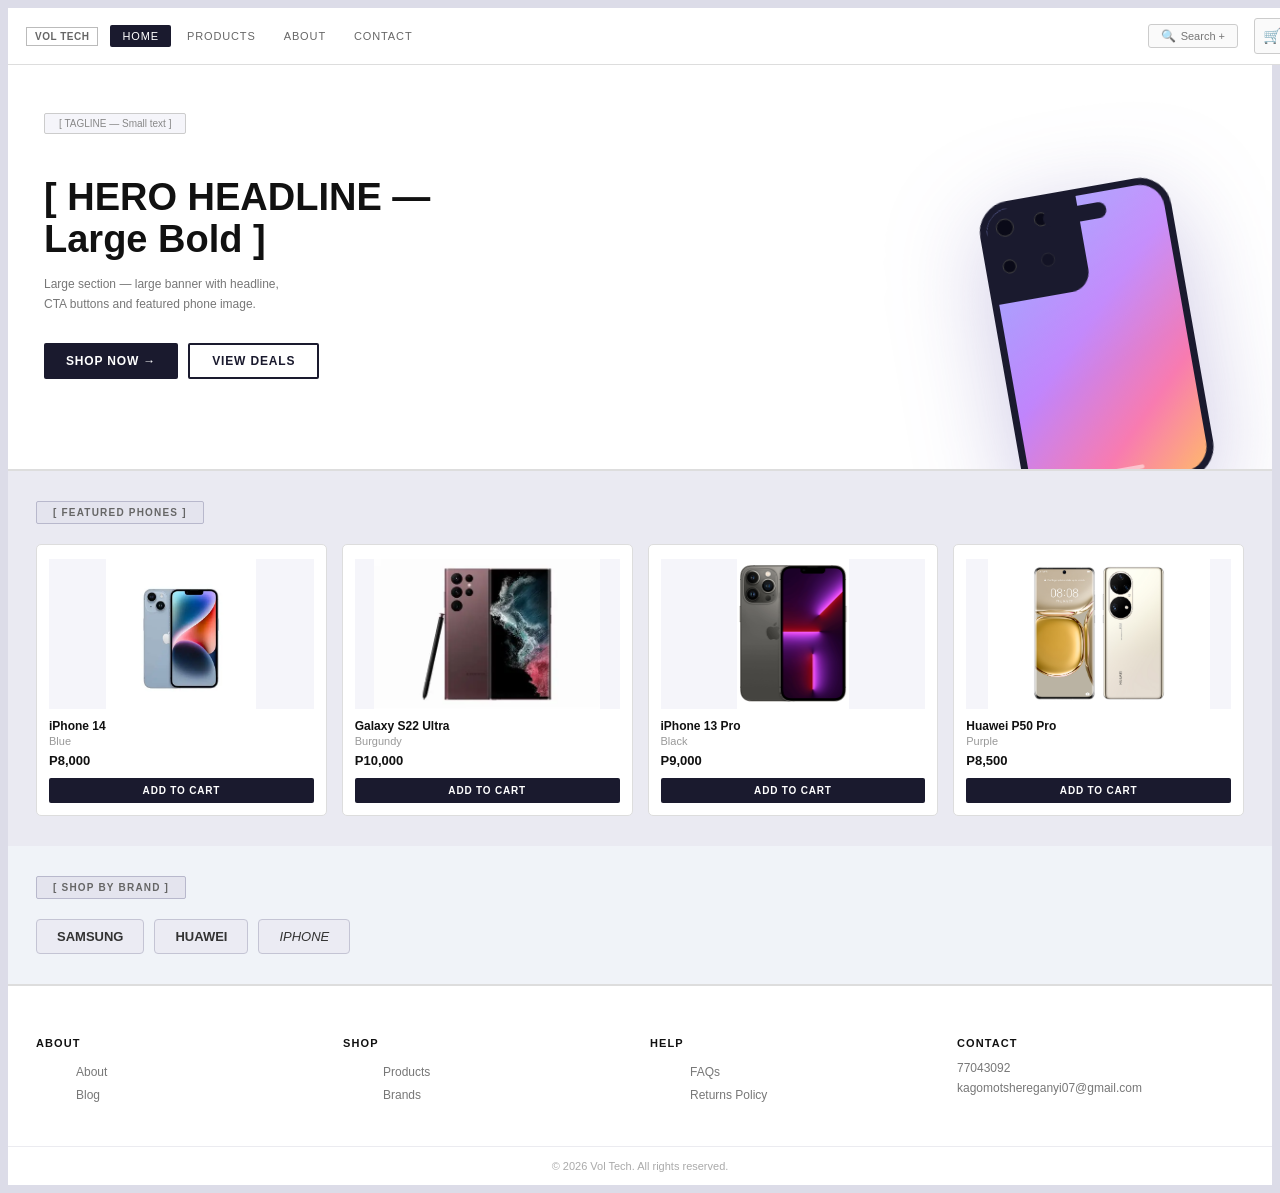
<file: index.html>
<!DOCTYPE html>
<html>
<head>
  <meta charset="utf-8">
  <meta name="viewport" content="width=device-width, initial-scale=1">
  <link rel="stylesheet" href="style.css">
  <link rel="stylesheet" href="style2.css">
  <title>Vol tech</title>
 </head>
<body>
  <nav>
    <div class="logo-box">Vol Tech</div>
    <a href="index.html" class="nav-link active">Home</a>
    <a href="product.html" class="nav-link">Products</a>
    <a href="about.html" class="nav-link">About</a>
    <a href="contact.html" class="nav-link">Contact</a>
    <div class="nav-spacer"></div>
    <div class="nav-search"><span style="font-size:12px">🔍</span> Search +</div>
    <a href="cart.html" class="nav-icon" style="text-decoration:none;">🛒</a>
  </nav>

  <div class="hero">
    <div class="hero-left">
      <div class="hero-tagline">[ TAGLINE — Small text ]</div>
      <h1>[ HERO HEADLINE —<br>Large Bold ]</h1>
      <p class="hero-desc">Large section — large banner with headline,<br>CTA buttons and featured phone image.</p>
      <div class="hero-btns">
        <button class="btn-dark">SHOP NOW →</button>
        <button class="btn-light">VIEW DEALS</button>
      </div>
    </div>
    <div class="hero-right">
      <div class="phone-wrap">
        <div class="phone-body">
          <div class="phone-screen-glow"></div>
          <div class="phone-notch"></div>
          <div class="phone-camera-block">
            <div class="cam"></div>
            <div class="cam sm"></div>
            <div class="cam sm"></div>
            <div class="cam sm" style="opacity:0.4"></div>
          </div>
          <div class="phone-home-bar"></div>
        </div>
      </div>
    </div>
  </div>

  <div class="divider"></div>

  <div class="section" style="background:#eaeaf2">
    <div class="section-title">[ FEATURED PHONES ]</div>
    <div class="product-grid">

      <div class="product-card">
        <div class="p-img"><img src="images/Iphone 14.webp" alt="iPhone 14"></div>
        <div class="p-name">iPhone 14</div>
        <div class="p-sub">Blue</div>
        <div class="p-price">P8,000</div>
        <button class="btn-cart">Add to Cart</button>
      </div>

      <div class="product-card">
        <div class="p-img"><img src="images/Galaxy S22.webp" alt="Galaxy S22"></div>
        <div class="p-name">Galaxy S22 Ultra</div>
        <div class="p-sub">Burgundy</div>
        <div class="p-price">P10,000</div>
        <button class="btn-cart">Add to Cart</button>
      </div>

      <div class="product-card">
        <div class="p-img"><img src="images/Iphone 13 pro.png" alt="iPhone 13 Pro"></div>
        <div class="p-name">iPhone 13 Pro</div>
        <div class="p-sub">Black</div>
        <div class="p-price">P9,000</div>
        <button class="btn-cart">Add to Cart</button>
      </div>

      <div class="product-card">
        <div class="p-img"><img src="images/huaweip50pro.jpg" alt="Huawei P50 Pro"></div>
        <div class="p-name">Huawei P50 Pro</div>
        <div class="p-sub">Purple</div>
        <div class="p-price">P8,500</div>
        <button class="btn-cart">Add to Cart</button>
      </div>

    </div>
  </div>

  <div class="section" style="background:#f0f3f8">
    <div class="section-title">[ SHOP BY BRAND ]</div>
    <div class="brand-row">
      <div class="brand-pill" style="font-weight:900">SAMSUNG</div>
      <div class="brand-pill">HUAWEI</div>
      <div class="brand-pill" style="font-style:italic;font-weight:400">IPHONE</div>
    </div>
  </div>

  <div class="divider"></div>

  <footer>
    <div class="footer-grid">
      <div class="footer-col">
        <h4>About</h4>
        <ul>
          <li><a href="about page.html">About</a></li>
          <li><a href="#">Blog</a></li>
        </ul>
      </div>
      <div class="footer-col">
        <h4>Shop</h4>
        <ul>
          <li><a href="#">Products</a></li>
          <li><a href="#">Brands</a></li>
        </ul>
      </div>
      <div class="footer-col">
        <h4>Help</h4>
        <ul>
          <li><a href="contact page.html">FAQs</a></li>
          <li><a href="contact page.html">Returns Policy</a></li>
        </ul>
      </div>
      <div class="footer-col">
        <h4>Contact</h4>
        <div class="soc">77043092</div>
        <div class="soc">kagomotshereganyi07@gmail.com</div>
      </div>
    </div>
    <div class="footer-bar">© 2026 Vol Tech. All rights reserved.</div>
  </footer>

</body>
</html>
</file>
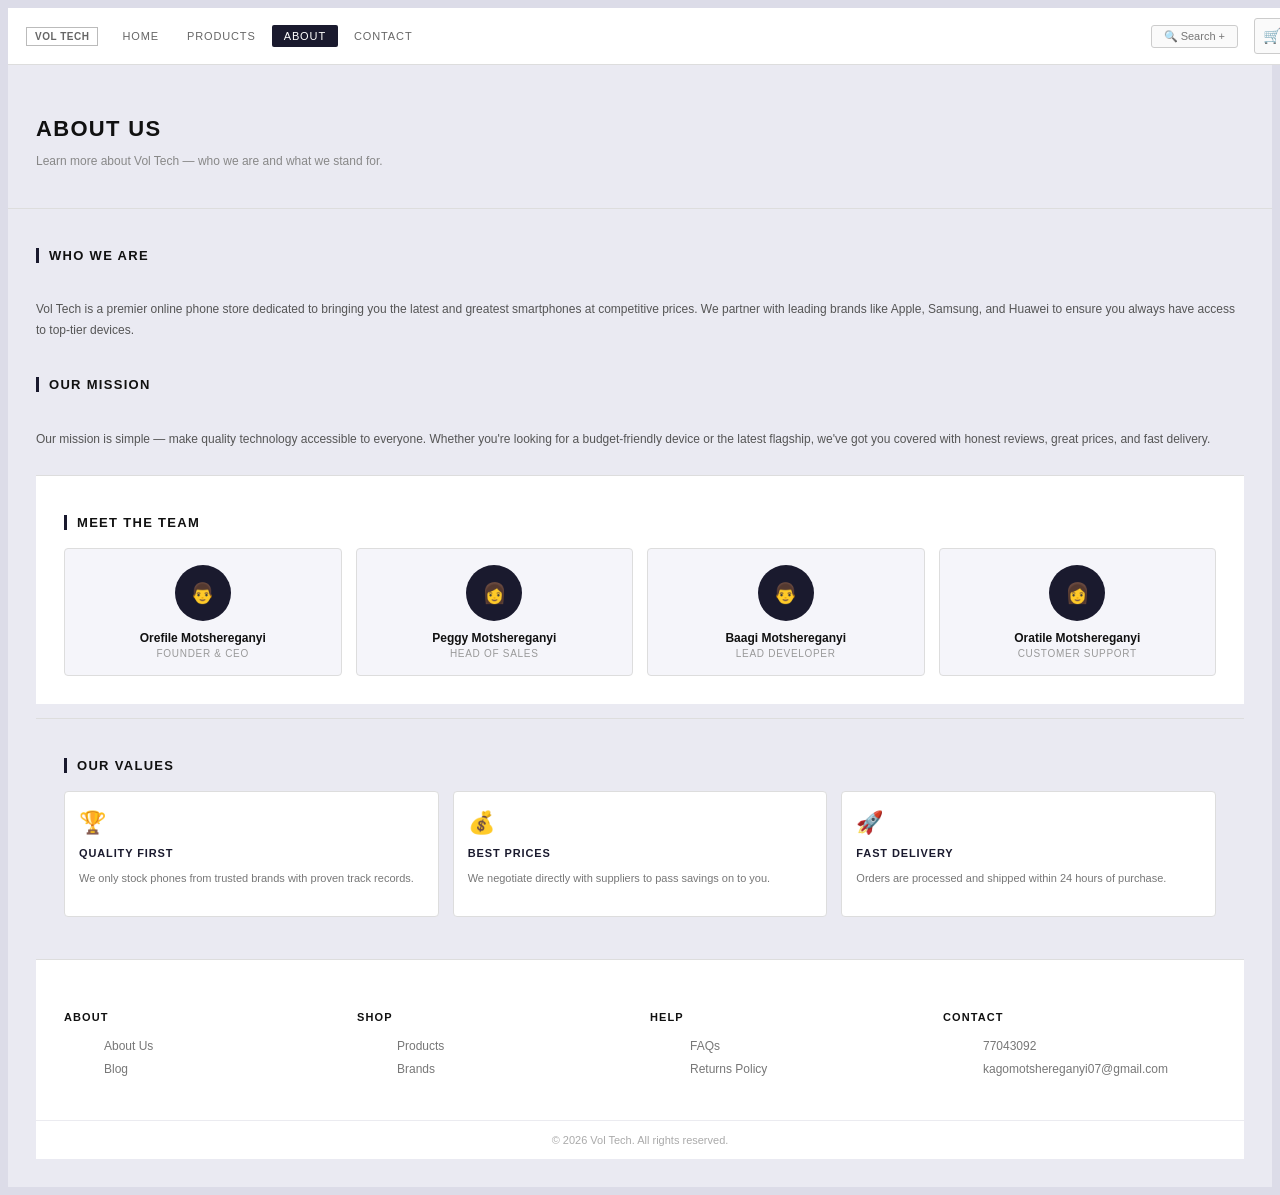
<file: about.html>
<!DOCTYPE html>
<html lang="en">
<head>
  <meta charset="UTF-8"/>
  <meta name="viewport" content="width=device-width, initial-scale=1.0"/>
  <title>About – Vol Tech</title>
  <link rel="stylesheet" href="style2.css"/>
  <link rel="stylesheet" href="style4.css"/>
</head>
<body>

  <!-- NAV — exact same as product page -->
  <nav>
    <div class="logo-box">Vol Tech</div>
    <a href="index.html" class="nav-link">Home</a>
    <a href="product.html" class="nav-link">Products</a>
    <a href="about.html" class="nav-link active">About</a>
    <a href="contact.html" class="nav-link">Contact</a>
    <div class="nav-spacer"></div>
    <div class="nav-search">🔍 Search +</div>
    <a href="cart.html" class="nav-icon" style="text-decoration:none;">🛒</a>
  </nav>

  <!-- PAGE BANNER -->
  <div class="page-banner">
    <h1>About Us</h1>
    <p>Learn more about Vol Tech — who we are and what we stand for.</p>
  </div>

  <!-- MAIN ABOUT SECTION -->
  <div class="about-wrap">

    <!-- Left: text -->
    <div class="about-text">
      <h2>Who We Are</h2>
      <p>
        Vol Tech is a premier online phone store dedicated to bringing you the latest
        and greatest smartphones at competitive prices. We partner with leading brands
        like Apple, Samsung, and Huawei to ensure you always have access to top-tier devices.
      </p>

      <h2>Our Mission</h2>
      <p>
        Our mission is simple — make quality technology accessible to everyone.
        Whether you're looking for a budget-friendly device or the latest flagship,
        we've got you covered with honest reviews, great prices, and fast delivery.
      </p>

  <!-- TEAM SECTION -->
  <div class="team-section">
    <h2>Meet The Team</h2>
    <div class="team-grid">
      <div class="team-card">
        <div class="team-avatar">👨</div>
        <div class="t-name">Orefile Motshereganyi</div>
        <div class="t-role">Founder & CEO</div>
      </div>
      <div class="team-card">
        <div class="team-avatar">👩</div>
        <div class="t-name">Peggy Motshereganyi</div>
        <div class="t-role">Head of Sales</div>
      </div>
      <div class="team-card">
        <div class="team-avatar">👨</div>
        <div class="t-name">Baagi Motshereganyi</div>
        <div class="t-role">LEAD DEVELOPER</div>
      </div>
      <div class="team-card">
        <div class="team-avatar">👩</div>
        <div class="t-name">Oratile Motshereganyi</div>
        <div class="t-role">Customer Support</div>
      </div>
    </div>
  </div>

  <!-- VALUES SECTION -->
  <div class="values-section">
    <h2>Our Values</h2>
    <div class="values-grid">
      <div class="value-card">
        <div class="icon">🏆</div>
        <h3>Quality First</h3>
        <p>We only stock phones from trusted brands with proven track records.</p>
      </div>
      <div class="value-card">
        <div class="icon">💰</div>
        <h3>Best Prices</h3>
        <p>We negotiate directly with suppliers to pass savings on to you.</p>
      </div>
      <div class="value-card">
        <div class="icon">🚀</div>
        <h3>Fast Delivery</h3>
        <p>Orders are processed and shipped within 24 hours of purchase.</p>
      </div>
    </div>
  </div>

  <!-- FOOTER — exact same as product page -->
  <footer>
    <div class="footer-grid">
      <div class="footer-col">
        <h4>About</h4>
        <ul>
          <li><a href="about page.html">About Us</a></li>
          <li><a href="#">Blog</a></li>
        </ul>
      </div>
      <div class="footer-col">
        <h4>Shop</h4>
        <ul>
          <li><a href="product page.html">Products</a></li>
          <li><a href="#">Brands</a></li>
        </ul>
      </div>
      <div class="footer-col">
        <h4>Help</h4>
        <ul>
          <li><a href="contact page.html">FAQs</a></li>
          <li><a href="contact page.html">Returns Policy</a></li>
        </ul>
      </div>
      <div class="footer-col">
        <h4>Contact</h4>
        <ul>
          <li><a href="#">77043092</a></li>
          <li><a href="#">kagomotshereganyi07@gmail.com</a></li>
        </ul>
      </div>
    </div>
    <div class="footer-bar">© 2026 Vol Tech. All rights reserved.</div>
  </footer>

</body>
</html>
</file>
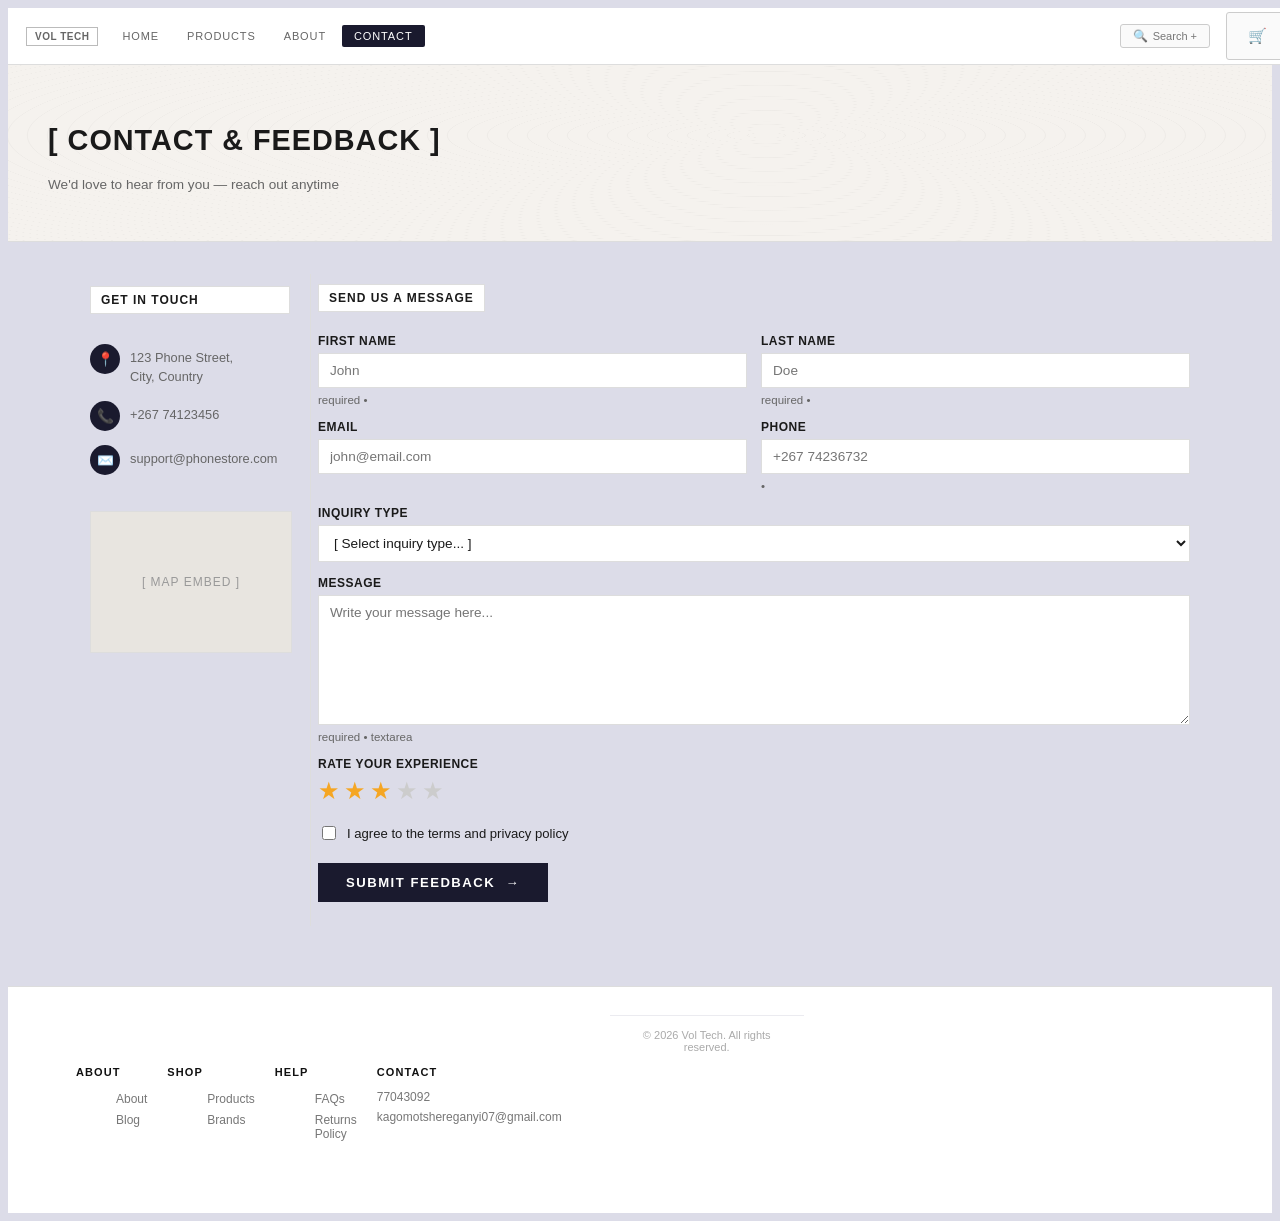
<file: contact.html>
<!DOCTYPE html>
<html>
<head>
  <meta charset="utf-8">
  <meta name="viewport" content="width=device-width, initial-scale=1">
  <title>Contact – Vol Tech</title>
  <link rel="stylesheet" href="style3.css">
   <link rel="stylesheet" href="style2.css">
</head>
<body>
  <div class="page">

    <nav>
      <div class="logo-box">Vol Tech</div>
      <a href="index.html" class="nav-link">Home</a>
      <a href="product.html" class="nav-link">Products</a>
      <a href="about.html" class="nav-link">About</a>
      <a href="contact.html" class="nav-link active">Contact</a>
      <div class="nav-spacer"></div>
      <div class="nav-search"><span style="font-size:12px">🔍</span> Search +</div>
      <a href="cart.html" class="nav-icon" style="text-decoration:none;">🛒</a>
    </nav>

  <div class="hero">
    <h1>Contact &amp; Feedback</h1>
    <p>We'd love to hear from you — reach out anytime</p>
  </div>

  <div class="main-layout">

    <aside class="sidebar">
      <h3>Get In Touch</h3>

      <div class="contact-info">
        <div class="contact-item">
          <div class="contact-icon icon-red">📍</div>
          <span>123 Phone Street,<br/>City, Country</span>
        </div>
        <div class="contact-item">
          <div class="contact-icon icon-gray">📞</div>
          <span>+267 74123456</span> 
        </div>
        <div class="contact-item">
          <div class="contact-icon icon-email">✉️</div>
          <span>support@phonestore.com</span>
        </div>
      </div>

      <div class="map-embed">[ Map Embed ]</div>
    </aside>

    <section class="form-section">
      <h2>Send Us a Message</h2>

      <form id="contactForm" onsubmit="handleSubmit(event)">

        <div class="form-row">
          <div class="form-group">
            <label>First Name</label>
            <input type="text" placeholder="John" required />
            <span class="required-note">required •</span>
          </div>
          <div class="form-group">
            <label>Last Name</label>
            <input type="text" placeholder="Doe" required />
            <span class="required-note">required •</span>
          </div>
        </div>

        <div class="form-row">
          <div class="form-group">
            <label>Email</label>
            <input type="email" placeholder="john@email.com" required />
          </div>
          <div class="form-group">
            <label>Phone</label>
            <input type="tel" placeholder="+267 74236732" />
            <span class="required-note">•</span>
          </div>
        </div>

        <!-- Inquiry Type -->
        <div class="form-row">
          <div class="form-group full">
            <label>Inquiry Type</label>
            <select required>
              <option value="" disabled selected>[ Select inquiry type... ]</option>
              <option>General Question</option>
              <option>Product Inquiry</option>
              <option>Order Support</option>
              <option>Return / Refund</option>
              <option>Feedback</option>
            </select>
          </div>
        </div>

        <div class="form-row">
          <div class="form-group full">
            <label>Message</label>
            <textarea placeholder="Write your message here..." required></textarea>
            <span class="required-note">required • textarea</span>
          </div>
        </div>

        <div class="rating-label">Rate Your Experience</div>
        <div class="stars" id="stars">
          <span data-val="1">★</span>
          <span data-val="2">★</span>
          <span data-val="3">★</span>
          <span data-val="4">★</span>
          <span data-val="5">★</span>
        </div>

        <div class="checkbox-row">
          <input type="checkbox" id="agree" required />
          <label for="agree">I agree to the terms and privacy policy</label>
        </div>

  
        <button type="submit" class="submit-btn">
          Submit Feedback &nbsp;→
        </button>

        <div class="success-msg" id="successMsg">
          ✅ Thank you! Your message has been submitted successfully.
        </div>

      </form>
    </section>
  </div>

  <footer>
    <div class="footer-grid">
      <div class="footer-col">
        <h4>About</h4>
        <ul>
          <li><a href="about page.html">About</a></li>
          <li><a href="#">Blog</a></li>
        </ul>
      </div>
      <div class="footer-col">
        <h4>Shop</h4>
        <ul>
          <li><a href="product page.html">Products</a></li>
          <li><a href="product page.html">Brands</a></li>
        </ul>
      </div>
      <div class="footer-col">
        <h4>Help</h4>
        <ul>
          <li><a href="contact page.html">FAQs</a></li>
          <li><a href="contact page.html">Returns Policy</a></li>
        </ul>
      </div>
      <div class="footer-col">
        <h4>Contact</h4>
        <div style="font-size:12px;color:#777;margin-bottom:6px;">77043092</div>
        <div style="font-size:12px;color:#777;">kagomotshereganyi07@gmail.com</div>
      </div>
    </div>
    <div class="footer-bar">© 2026 Vol Tech. All rights reserved.</div>
  </footer>

  <script>
    // ── Star Rating ──
    const stars = document.querySelectorAll('#stars span');
    let currentRating = 3;

    function setStars(val) {
      stars.forEach(s => {
        s.classList.toggle('active', parseInt(s.dataset.val) <= val);
      });
      currentRating = val;
    }

    setStars(3); 

    stars.forEach(s => {
      s.addEventListener('click', () => setStars(parseInt(s.dataset.val)));
      s.addEventListener('mouseover', () => setStars(parseInt(s.dataset.val)));
    });

    document.getElementById('stars').addEventListener('mouseleave', () => setStars(currentRating));

    // ── Form Submit ──
    function handleSubmit(e) {
      e.preventDefault();
      document.getElementById('successMsg').style.display = 'block';
      e.target.reset();
      setStars(3);
      setTimeout(() => {
        document.getElementById('successMsg').style.display = 'none';
      }, 4000);
    }
  </script>
  </div>
</body>
</html>
</file>
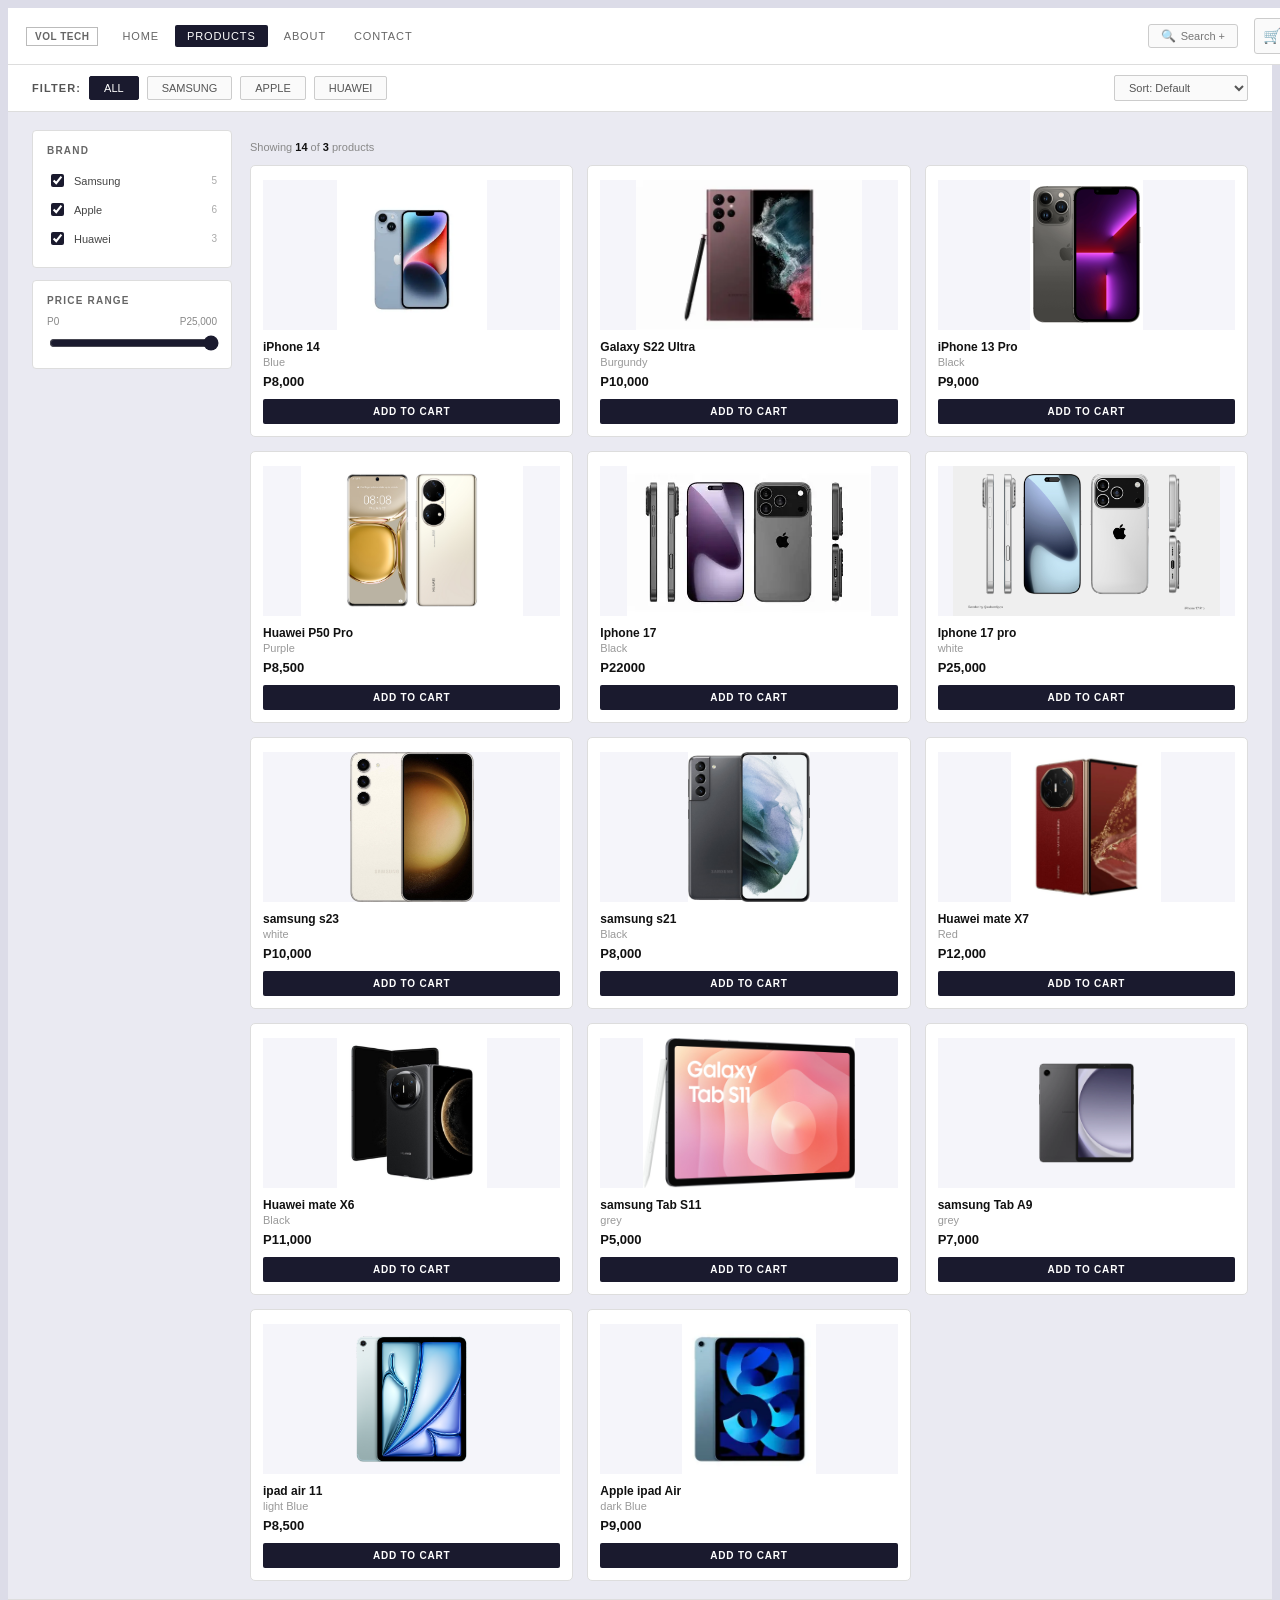
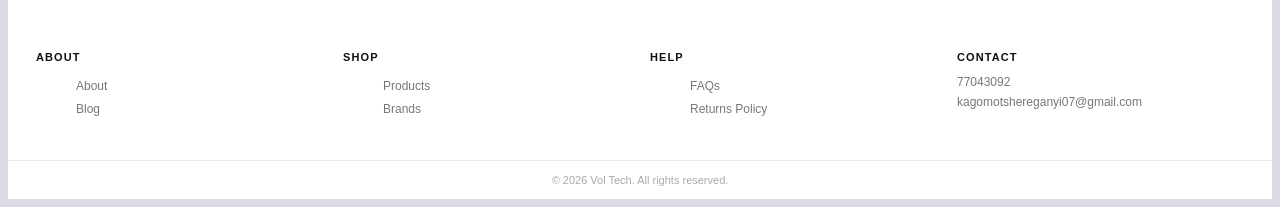
<file: product.html>
<!DOCTYPE html>
<html>
<head>
  <meta charset="utf-8">
  <meta name="viewport" content="width=device-width, initial-scale=1">
  <title>Products – Vol Tech</title>
  <link rel="stylesheet" href="style2.css">
</head>
<body>
  <div class="page">

    <nav>
      <div class="logo-box">Vol Tech</div>
      <a href="index.html" class="nav-link">Home</a>
      <a href="product.html" class="nav-link active">Products</a>
      <a href="about.html" class="nav-link">About</a>
      <a href="contact.html" class="nav-link">Contact</a>
      <div class="nav-spacer"></div>
      <div class="nav-search"><span style="font-size:12px">🔍</span> Search +</div>
      <a href="cart.html" class="nav-icon" style="text-decoration:none;">🛒</a>
    </nav>

    <div class="filter-bar">
      <span class="filter-label">Filter:</span>
      <button class="filter-btn active" onclick="setFilter('all',this)">All</button>
      <button class="filter-btn" onclick="setFilter('samsung',this)">Samsung</button>
      <button class="filter-btn" onclick="setFilter('apple',this)">Apple</button>
      <button class="filter-btn" onclick="setFilter('huawei',this)">Huawei</button>
      <select class="sort-select" onchange="sortProducts(this.value)">
        <option value="default">Sort: Default</option>
        <option value="price-low">Price: Low → High</option>
        <option value="price-high">Price: High → Low</option>
        <option value="name">Name A–Z</option>
      </select>
    </div>

    <div class="main-wrap">

      <aside class="sidebar">
        <div class="sidebar-card">
          <div class="sidebar-title">Brand</div>
          <label class="sidebar-item"><input type="checkbox" checked> Samsung <span class="count">5</span></label>
          <label class="sidebar-item"><input type="checkbox" checked> Apple <span class="count">6</span></label>
          <label class="sidebar-item"><input type="checkbox" checked> Huawei <span class="count">3</span></label>
        </div>
        <div class="sidebar-card">
          <div class="sidebar-title">Price Range</div>
          <div class="price-labels">
            <span>P0</span><span id="priceVal">P25,000</span>
          </div>
          <input type="range" min="0" max="25000" value="25000" step="500"
            oninput="document.getElementById('priceVal').textContent='P'+parseInt(this.value).toLocaleString()">
        </div>
      </aside>

      <div class="products-area">
        <p class="products-count">Showing <strong id="countShown">14</strong> of <strong>3</strong> products</p>

        <div class="prod-grid" id="productGrid">

          <div class="product-card" data-brand="apple" data-price="8000" data-5g="true">
            <div class="p-img"><img src="images/Iphone 14.webp" alt="iPhone 14"></div>
            <div class="p-name">iPhone 14</div>
            <div class="p-sub">Blue</div>
            <div class="p-price">P8,000</div>
            <button class="btn-cart">Add to Cart</button>
          </div>

          <div class="product-card" data-brand="samsung" data-price="10000" data-5g="true">
            <div class="p-img"><img src="images/Galaxy S22.webp" alt="Galaxy S22"></div>
            <div class="p-name">Galaxy S22 Ultra</div>
            <div class="p-sub">Burgundy</div>
            <div class="p-price">P10,000</div>
            <button class="btn-cart">Add to Cart</button>
          </div>

          <div class="product-card" data-brand="apple" data-price="9000" data-5g="true">
            <div class="p-img"><img src="images/Iphone 13 pro.png" alt="iPhone 13 Pro"></div>
            <div class="p-name">iPhone 13 Pro</div>
            <div class="p-sub">Black</div>
            <div class="p-price">P9,000</div>
            <button class="btn-cart">Add to Cart</button>
          </div>

          
          <div class="product-card" data-brand="huawei" data-price="8500" data-5g="false">
            <div class="p-img"><img src="images/huaweip50pro - Copy.jpg" alt="Huawei P50 Pro"></div>
            <div class="p-name">Huawei P50 Pro</div>
            <div class="p-sub">Purple</div>
            <div class="p-price">P8,500</div>
            <button class="btn-cart">Add to Cart</button>
          </div>

          <div class="product-card" data-brand="apple" data-price="22000" data-5g="false">
            <div class="p-img"><img src="images/iphone 17.webp" alt="Iphone 17"></div>
            <div class="p-name">Iphone 17</div>
            <div class="p-sub">Black</div>
            <div class="p-price">P22000</div>
            <button class="btn-cart">Add to Cart</button>
          </div>

          <div class="product-card" data-brand="apple" data-price="25000" data-5g="false">
            <div class="p-img"><img src="images/iphone-17-pro.jpg" alt="Iphone 17 pro"></div>
            <div class="p-name">Iphone 17 pro</div>
            <div class="p-sub">white</div>
            <div class="p-price">P25,000</div>
            <button class="btn-cart">Add to Cart</button>
          </div>

          <div class="product-card" data-brand="samsung" data-price="10000" data-5g="false">
            <div class="p-img"><img src="images/samsung-galaxy-s23.webp" alt="samsung s23"></div>
            <div class="p-name">samsung s23</div>
            <div class="p-sub">white</div>
            <div class="p-price">P10,000</div>
            <button class="btn-cart">Add to Cart</button>
          </div>

          <div class="product-card" data-brand="samsung" data-price="8000" data-5g="false">
            <div class="p-img"><img src="images/samsung galaxy S21.avif" alt="samsung s21"></div>
            <div class="p-name">samsung s21</div>
            <div class="p-sub">Black</div>
            <div class="p-price">P8,000</div>
            <button class="btn-cart">Add to Cart</button>
          </div>

          <div class="product-card" data-brand="huawei" data-price="12000" data-5g="false">
            <div class="p-img"><img src="images/Huawei-Mate-X7.jpg" alt="Huawei mate X7"></div>
            <div class="p-name">Huawei mate X7</div>
            <div class="p-sub">Red</div>
            <div class="p-price">P12,000</div>
            <button class="btn-cart">Add to Cart</button>
          </div>

        <div class="product-card" data-brand="huawei" data-price="11000" data-5g="false">
            <div class="p-img"><img src="images/Huawei-Mate-X6.jpg" alt="Huawei mate X6"></div>
            <div class="p-name">Huawei mate X6</div>
            <div class="p-sub">Black</div>
            <div class="p-price">P11,000</div>
            <button class="btn-cart">Add to Cart</button>
          </div>

          <div class="product-card" data-brand="samsung" data-price="5000" data-5g="false">
            <div class="p-img"><img src="images/samsung galaxy tab s11.jpeg" alt="samsung Tab S11"></div>
            <div class="p-name">samsung Tab S11</div>
            <div class="p-sub">grey</div> 
            <div class="p-price">P5,000</div>
            <button class="btn-cart">Add to Cart</button>
          </div>

          <div class="product-card" data-brand="samsung" data-price="7000" data-5g="false">
            <div class="p-img"><img src="images/galaxy-tab-a9.webp" alt="samsung Tab A9"></div>
            <div class="p-name">samsung Tab A9</div>
            <div class="p-sub">grey</div>
            <div class="p-price">P7,000</div>
            <button class="btn-cart">Add to Cart</button>
          </div>

          <div class="product-card" data-brand="apple" data-price="8500" data-5g="false">
            <div class="p-img"><img src="images/ipad air 11.png" alt="ipad air 11"></div>
            <div class="p-name">ipad air 11</div>
            <div class="p-sub">light Blue</div>
            <div class="p-price">P8,500</div>
            <button class="btn-cart">Add to Cart</button>
          </div>

          <div class="product-card" data-brand="apple" data-price="9000" data-5g="false">
            <div class="p-img"><img src="images/ipad air 5.webp" alt="Apple ipad Air 5"></div>
            <div class="p-name">Apple ipad Air</div>
            <div class="p-sub">dark Blue</div>
            <div class="p-price">P9,000</div>
            <button class="btn-cart">Add to Cart</button>
          </div>

        </div>
      </div>

    </div>

    <footer>
      <div class="footer-grid">
        <div class="footer-col">
          <h4>About</h4>
          <ul>
            <li><a href="about page.html">About</a></li>
            <li><a href="#">Blog</a></li>
          </ul>
        </div>
        <div class="footer-col">
          <h4>Shop</h4>
          <ul>
            <li><a href="#">Products</a></li>
            <li><a href="#">Brands</a></li>
          </ul>
        </div>
        <div class="footer-col">
          <h4>Help</h4>
          <ul>
            <li><a href="contact page.html">FAQs</a></li>
            <li><a href="contact page.html">Returns Policy</a></li>
          </ul>
        </div>
        <div class="footer-col">
          <h4>Contact</h4>
          <div style="font-size:12px;color:#777;margin-bottom:6px;">77043092</div>
          <div style="font-size:12px;color:#777;">kagomotshereganyi07@gmail.com</div>
        </div>
      </div>
      <div class="footer-bar">© 2026 Vol Tech. All rights reserved.</div>
    </footer>

  </div>

  <script>
    let activeFilter = 'all';
    function setFilter(filter, btn) {
      activeFilter = filter;
      document.querySelectorAll('.filter-btn').forEach(b => b.classList.remove('active'));
      btn.classList.add('active');
      filterProducts();
    }
    function filterProducts() {
      const cards = document.querySelectorAll('.product-card');
      let shown = 0;
      cards.forEach(card => {
        const brand = card.dataset.brand;
        const price = parseInt(card.dataset.price);
        const is5g = card.dataset['5g'] === 'true';
        let visible = true;
        if (activeFilter === 'samsung' && brand !== 'samsung') visible = false;
        if (activeFilter === 'apple' && brand !== 'apple') visible = false;
        if (activeFilter === 'huawei' && brand !== 'huawei') visible = false;
        if (activeFilter === 'under3000' && price >= 3000) visible = false;
        if (activeFilter === '5g' && !is5g) visible = false;
        card.style.display = visible ? '' : 'none';
        if (visible) shown++;
      });
      document.getElementById('countShown').textContent = shown;
    }
    function sortProducts(val) {
      const grid = document.getElementById('productGrid');
      const cards = [...grid.querySelectorAll('.product-card')];
      cards.sort((a, b) => {
        if (val === 'price-low') return parseInt(a.dataset.price) - parseInt(b.dataset.price);
        if (val === 'price-high') return parseInt(b.dataset.price) - parseInt(a.dataset.price);
        if (val === 'name') return a.querySelector('.p-name').textContent.localeCompare(b.querySelector('.p-name').textContent);
        return 0;
      });
      cards.forEach(c => grid.appendChild(c));
    }
    document.querySelectorAll('.page-btn').forEach(btn => {
      btn.addEventListener('click', () => {
        document.querySelectorAll('.page-btn').forEach(b => b.classList.remove('active'));
        btn.classList.add('active');
      });
    });
  </script>
</body>
</html>
</file>
<file: style.css>
body { font-family: Arial, sans-serif; background: #dcdce8; color: #111; font-size: 14px; }

    nav {
      background: #fff;
      border-bottom: 1px solid #ddd;
      display: flex;
      flex-direction: row;
      align-items: center;
      padding: 0 18px;
      height: 56px;
      gap: 4px;
      width: 100%;
    }
    nav img { width: 40px; height: 40px; border-radius: 6px; flex-shrink: 0; }
    .logo-box {
      border: 1.5px solid #bbb;
      padding: 3px 8px;
      font-size: 10px;
      font-weight: 600;
      color: #666;
      margin-right: 8px;
      letter-spacing: 0.05em;
      text-transform: uppercase;
      flex-shrink: 0;
    }
    .nav-link {
      padding: 6px 16px;
      font-size: 11px;
      font-weight: 600;
      letter-spacing: 0.08em;
      text-decoration: none;
      color: #666;
      text-transform: uppercase;
      white-space: nowrap;
      border-radius: 2px;
    }
    .nav-link:hover { color: #1a1a2e; background: #f0f0f5; }
    .nav-link.active { background: #1a1a2e; color: #fff; border-radius: 2px; }
    .nav-spacer { flex: 1; }
    .nav-search {
      display: flex; align-items: center; gap: 5px;
      border: 1px solid #ccc;
      padding: 4px 12px;
      border-radius: 3px;
      font-size: 11px;
      color: #777;
      margin-right: 8px;
      cursor: pointer;
      background: #fafafa;
      white-space: nowrap;
      flex-shrink: 0;
    }
    .nav-icon {
      width: 34px; height: 34px;
      border: 1px solid #ccc;
      border-radius: 3px;
      display: flex; align-items: center; justify-content: center;
      cursor: pointer;
      background: #fafafa;
      font-size: 15px;
      color: #555;
      margin-left: 4px;
      flex-shrink: 0;
    }

    .hero {
      background: #fff;
      border-bottom: 1px solid #ddd;
      padding: 44px 36px 0 36px;
      display: flex;
      align-items: flex-start;
      min-height: 360px;
      overflow: hidden;
    }
    .hero-left { flex: 1; padding-top: 4px; }
    .hero-tagline {
      display: inline-block;
      border: 1px solid #ccc;
      background: #f5f5fa;
      color: #888;
      font-size: 10px;
      font-weight: 500;
      padding: 4px 14px;
      border-radius: 2px;
      margin-bottom: 18px;
    }
    .hero h1 { font-size: 38px; font-weight: 900; line-height: 1.1; color: #111; margin-bottom: 14px; }
    .hero-desc { font-size: 12px; color: #777; line-height: 1.65; max-width: 320px; margin-bottom: 28px; }
    .hero-btns { display: flex; gap: 10px; }
    .btn-dark {
      background: #1a1a2e; color: #fff; border: none;
      padding: 11px 22px; font-size: 12px; font-weight: 700;
      letter-spacing: 0.07em; text-transform: uppercase; cursor: pointer; border-radius: 2px;
    }
    .btn-light {
      background: #fff; color: #1a1a2e; border: 2px solid #1a1a2e;
      padding: 9px 22px; font-size: 12px; font-weight: 700;
      letter-spacing: 0.07em; text-transform: uppercase; cursor: pointer; border-radius: 2px;
    }
    .hero-right {
      width: 300px; display: flex; justify-content: center;
      align-items: flex-end; align-self: flex-end;
    }
    .phone-wrap {
      position: relative; width: 200px; height: 300px;
      transform: rotate(-10deg) translate(10px, 20px);
      filter: drop-shadow(0 24px 48px rgba(80,60,160,0.28));
    }
    .phone-body {
      width: 180px; height: 290px;
      background: linear-gradient(135deg, #8b9fff 0%, #c084fc 45%, #f87bb0 75%, #ffb86c 100%);
      border-radius: 32px; border: 7px solid #1a1a2e;
      position: relative; overflow: hidden;
    }
    .phone-screen-glow {
      position: absolute; inset: 0;
      background: linear-gradient(160deg, rgba(255,255,255,0.18) 0%, transparent 60%);
    }
    .phone-notch {
      position: absolute; top: 10px; left: 50%; transform: translateX(-50%);
      width: 64px; height: 16px; background: #1a1a2e; border-radius: 8px; z-index: 2;
    }
    .phone-home-bar {
      position: absolute; bottom: 10px; left: 50%; transform: translateX(-50%);
      width: 50px; height: 4px; background: rgba(255,255,255,0.5); border-radius: 2px;
    }
    .phone-camera-block {
      position: absolute; top: -4px; left: -4px;
      width: 72px; height: 72px; background: #1a1a2e;
      border-radius: 24px 0 20px 0;
      display: grid; grid-template-columns: 1fr 1fr; gap: 6px; padding: 14px 12px 12px 14px;
    }
    .cam { width: 16px; height: 16px; background: #0a0a18; border-radius: 50%; border: 1.5px solid #444; }
    .cam.sm { width: 12px; height: 12px; }

    .section { padding: 30px 28px; }
    .section-title {
      display: inline-block;
      border: 1.5px solid #b8b8cc; background: #e4e4ee; color: #666;
      font-size: 10px; font-weight: 700; letter-spacing: 0.12em;
      text-transform: uppercase; padding: 5px 16px; border-radius: 2px; margin-bottom: 20px;
    }
    .product-grid {
      display: grid; grid-template-columns: repeat(4, 1fr); gap: 15px;
    }
    .product-card {
      background: #fff; border: 1px solid #ddd; border-radius: 5px;
      padding: 14px 12px 12px; display: flex; flex-direction: column;
    }
    .p-img { width: 100%; height: 150px; overflow: hidden; margin-bottom: 8px; }
    .p-img img { width: 100%; height: 150px; object-fit: contain; }
    .p-name { font-size: 12px; font-weight: 700; margin-bottom: 2px; }
    .p-sub  { font-size: 11px; color: #999; margin-bottom: 6px; }
    .p-price { font-size: 13px; font-weight: 700; margin-bottom: 10px; }
    .btn-cart {
      background: #1a1a2e; color: #fff; border: none;
      padding: 7px 0; width: 100%; font-size: 10px; font-weight: 700;
      letter-spacing: 0.08em; text-transform: uppercase; cursor: pointer;
      border-radius: 2px; margin-top: auto;
    }
    .btn-cart:hover { background: #2d2d50; }

    .brand-row { display: flex; gap: 10px; flex-wrap: wrap; }
    .brand-pill {
      background: #ebebf3; border: 1.5px solid #c4c4d4; border-radius: 4px;
      padding: 9px 20px; font-size: 13px; font-weight: 700; color: #333; cursor: pointer;
    }
    .divider { height: 1px; background: #ddd; }

    footer { background: #fff; border-top: 1px solid #ddd; }
    .footer-grid {
      display: grid; grid-template-columns: repeat(4, 1fr);
      gap: 20px; padding: 36px 28px 30px;
    }
    .footer-col h4 {
      font-size: 11px; font-weight: 800; letter-spacing: 0.1em;
      text-transform: uppercase; color: #111; margin-bottom: 12px;
    }
    .footer-col ul { list-style: none; }
    .footer-col li { margin-bottom: 7px; }
    .footer-col a { font-size: 12px; color: #777; text-decoration: none; }
    .soc { font-size: 12px; color: #777; margin-bottom: 6px; }
    .footer-bar {
      border-top: 1px solid #ebebf0; text-align: center;
      padding: 13px; font-size: 11px; color: #aaa;
    }
</file>
<file: style2.css>
body {
      font-family: 'Inter', Arial, sans-serif;
      background: #dcdce8;
      color: #111;
      font-size: 14px;
    }

    nav {
      background: #fff;
      border-bottom: 1px solid #ddd;
      display: flex;
      flex-direction: row;
      align-items: center;
      padding: 0 18px;
      height: 56px;
      gap: 4px;
      width: 100%;
    }
    nav img {
      width: 40px;
      height: 40px;
      border-radius: 6px;
      flex-shrink: 0;
    }
    .logo-box {
      border: 1.5px solid #bbb;
      padding: 3px 8px;
      font-size: 10px;
      font-weight: 600;
      color: #666;
      margin-right: 8px;
      letter-spacing: 0.05em;
      text-transform: uppercase;
      flex-shrink: 0;
    }
    .nav-link {
      padding: 5px 12px;
      font-size: 11px;
      font-weight: 500;
      letter-spacing: 0.08em;
      text-decoration: none;
      color: #666;
      text-transform: uppercase;
      white-space: nowrap;
    }
    .nav-link.active {
      background: #1a1a2e;
      color: #fff;
      border-radius: 2px;
    }
    .nav-spacer { flex: 1; }
    .nav-search {
      display: flex;
      align-items: center;
      gap: 5px;
      border: 1px solid #ccc;
      padding: 4px 12px;
      border-radius: 3px;
      font-size: 11px;
      color: #777;
      margin-right: 8px;
      cursor: pointer;
      background: #fafafa;
      white-space: nowrap;
      flex-shrink: 0;
    }
    .nav-icon {
      width: 34px;
      height: 34px;
      border: 1px solid #ccc;
      border-radius: 3px;
      display: flex;
      align-items: center;
      justify-content: center;
      cursor: pointer;
      background: #fafafa;
      font-size: 15px;
      color: #555;
      margin-left: 4px;
      flex-shrink: 0;
    }

    .filter-bar {
      background: #fff;
      border-bottom: 1px solid #ddd;
      padding: 10px 24px;
      display: flex;
      flex-direction: row;
      align-items: center;
      gap: 8px;
      flex-wrap: wrap;
    }
    .filter-label {
      font-size: 11px;
      font-weight: 800;
      letter-spacing: 0.1em;
      text-transform: uppercase;
      color: #555;
    }
    .filter-btn {
      padding: 5px 14px;
      border-radius: 2px;
      border: 1.5px solid #ccc;
      background: #fafafa;
      font-size: 11px;
      font-weight: 500;
      text-transform: uppercase;
      cursor: pointer;
      color: #555;
    }
    .filter-btn.active { background: #1a1a2e; border-color: #1a1a2e; color: #fff; }
    .sort-select {
      margin-left: auto;
      padding: 5px 10px;
      border: 1px solid #ccc;
      border-radius: 2px;
      font-size: 11px;
      background: #fafafa;
      cursor: pointer;
      color: #555;
    }

    .main-wrap {
      display: flex;
      flex-direction: row;
      gap: 18px;
      padding: 18px 24px;
      background: #eaeaf2;
      align-items: flex-start;
    }

    .sidebar {
      width: 200px;
      min-width: 200px;
      flex-shrink: 0;
      display: flex;
      flex-direction: column;
      gap: 12px;
    }
    .sidebar-card {
      background: #fff;
      border: 1px solid #ddd;
      border-radius: 4px;
      padding: 14px;
    }
    .sidebar-title {
      font-size: 10px;
      font-weight: 800;
      letter-spacing: 0.12em;
      text-transform: uppercase;
      color: #666;
      margin-bottom: 10px;
    }
    .sidebar-item {
      display: flex;
      flex-direction: row;
      align-items: center;
      gap: 7px;
      padding: 5px 0;
      font-size: 11px;
      color: #444;
    }
    .sidebar-item input { accent-color: #1a1a2e; }
    .sidebar-item .count { margin-left: auto; font-size: 10px; color: #aaa; }
    .price-labels { display: flex; justify-content: space-between; font-size: 10px; color: #888; margin-bottom: 6px; }
    input[type="range"] { width: 100%; accent-color: #1a1a2e; }

    .products-area { flex: 1; min-width: 0; }
    .products-count { font-size: 11px; color: #888; margin-bottom: 12px; }
    .products-count strong { color: #111; }

    .prod-grid {
      display: grid;
      grid-template-columns: repeat(3, 1fr);
      gap: 14px;
    }

    .product-card {
      background: #fff;
      border: 1px solid #ddd;
      border-radius: 5px;
      padding: 14px 12px 12px;
      display: flex;
      flex-direction: column;
    }
    .p-img {
      width: 100%;
      height: 150px;
      overflow: hidden;
      margin-bottom: 10px;
      display: flex;
      align-items: center;
      justify-content: center;
      background: #f5f5fa;
    }
    .p-img img { width: 100%; height: 150px; object-fit: contain; }
    .p-name { font-size: 12px; font-weight: 700; margin-bottom: 2px; }
    .p-sub  { font-size: 11px; color: #999; margin-bottom: 6px; }
    .p-price { font-size: 13px; font-weight: 700; margin-bottom: 10px; }
    .btn-cart {
      background: #1a1a2e;
      color: #fff;
      border: none;
      padding: 7px 0;
      width: 100%;
      font-size: 10px;
      font-weight: 700;
      letter-spacing: 0.08em;
      text-transform: uppercase;
      cursor: pointer;
      border-radius: 2px;
      margin-top: auto;
    }
    .btn-cart:hover { background: #2d2d50; }
    
    footer { background: #fff; border-top: 1px solid #ddd; }
    .footer-grid {
      display: grid;
      grid-template-columns: repeat(4, 1fr);
      gap: 20px;
      padding: 36px 28px 30px;
    }
    .footer-col h4 {
      font-size: 11px;
      font-weight: 800;
      letter-spacing: 0.1em;
      text-transform: uppercase;
      color: #111;
      margin-bottom: 12px;
    }
    .footer-col ul { list-style: none; }
    .footer-col li { margin-bottom: 7px; }
    .footer-col a { font-size: 12px; color: #777; text-decoration: none; }
    .footer-bar {
      border-top: 1px solid #ebebf0;
      text-align: center;
      padding: 13px;
      font-size: 11px;
      color: #aaa;
    }
</file>
<file: style4.css>
.page-banner {
  background: #eaeaf2;
  border-bottom: 1px solid #ddd;
  padding: 36px 28px 28px;
}
.page-banner h1 {
  font-size: 22px;
  font-weight: 800;
  letter-spacing: 0.06em;
  text-transform: uppercase;
  color: #111;
  margin-bottom: 6px;
}
.page-banner p {
  font-size: 12px;
  color: #888;
}

.about-wrap {
  display: flex;
  flex-direction: row;
  gap: 28px;
  padding: 28px 28px;
  background: #eaeaf2;
  align-items: flex-start;
}

.about-text {
  flex: 1;
  display: flex;
  flex-direction: column;
  gap: 14px;
}

.about-text h2 {
  font-size: 13px;
  font-weight: 800;
  letter-spacing: 0.1em;
  text-transform: uppercase;
  color: #111;
  border-left: 3px solid #1a1a2e;
  padding-left: 10px;
}

.about-text p {
  font-size: 12px;
  color: #555;
  line-height: 1.7;
}

.about-stats {
  display: grid;
  grid-template-columns: repeat(3, 1fr);
  gap: 10px;
  margin-top: 8px;
}

.stat-card {
  background: #fff;
  border: 1px solid #ddd;
  border-radius: 4px;
  padding: 14px 10px;
  text-align: center;
}

.stat-card .num {
  font-size: 20px;
  font-weight: 800;
  color: #1a1a2e;
  display: block;
}

.stat-card .lbl {
  font-size: 10px;
  color: #888;
  text-transform: uppercase;
  letter-spacing: 0.08em;
  margin-top: 4px;
  display: block;
}

.about-image-col {
  width: 340px;
  flex-shrink: 0;
  display: flex;
  flex-direction: column;
  gap: 12px;
}

.about-img-box {
  background: #d0d0de;
  border: 1px solid #ddd;
  border-radius: 4px;
  height: 220px;
  display: flex;
  align-items: center;
  justify-content: center;
  font-size: 11px;
  color: #999;
  letter-spacing: 0.08em;
  text-transform: uppercase;
}

.team-section {
  background: #fff;
  border-top: 1px solid #ddd;
  padding: 28px;
}

.team-section h2 {
  font-size: 13px;
  font-weight: 800;
  letter-spacing: 0.1em;
  text-transform: uppercase;
  color: #111;
  margin-bottom: 18px;
  border-left: 3px solid #1a1a2e;
  padding-left: 10px;
}

.team-grid {
  display: grid;
  grid-template-columns: repeat(4, 1fr);
  gap: 14px;
}

.team-card {
  background: #f5f5fa;
  border: 1px solid #ddd;
  border-radius: 4px;
  padding: 16px 12px;
  text-align: center;
}

.team-avatar {
  width: 56px;
  height: 56px;
  border-radius: 50%;
  background: #1a1a2e;
  display: flex;
  align-items: center;
  justify-content: center;
  font-size: 20px;
  color: #fff;
  margin: 0 auto 10px;
}

.team-card .t-name {
  font-size: 12px;
  font-weight: 700;
  color: #111;
  margin-bottom: 3px;
}

.team-card .t-role {
  font-size: 10px;
  color: #999;
  text-transform: uppercase;
  letter-spacing: 0.07em;
}

/* ── Values section ── */
.values-section {
  background: #eaeaf2;
  border-top: 1px solid #ddd;
  padding: 28px;
}

.values-section h2 {
  font-size: 13px;
  font-weight: 800;
  letter-spacing: 0.1em;
  text-transform: uppercase;
  color: #111;
  margin-bottom: 18px;
  border-left: 3px solid #1a1a2e;
  padding-left: 10px;
}

.values-grid {
  display: grid;
  grid-template-columns: repeat(3, 1fr);
  gap: 14px;
}

.value-card {
  background: #fff;
  border: 1px solid #ddd;
  border-radius: 4px;
  padding: 18px 14px;
}

.value-card .icon {
  font-size: 22px;
  margin-bottom: 8px;
}

.value-card h3 {
  font-size: 11px;
  font-weight: 800;
  letter-spacing: 0.08em;
  text-transform: uppercase;
  color: #1a1a2e;
  margin-bottom: 6px;
}

.value-card p {
  font-size: 11px;
  color: #777;
  line-height: 1.6;
}
</file>
<file: style3.css>
:root {
  --navy: #1a1a2e;
  --bg: #f5f2ee;
  --white: #ffffff;
  --text: #1a1a1a;
  --muted: #666;
  --border: #ddd;
  --star-on: #f5a623;
  --star-off: #ccc;
}

body {
  font-family: 'Helvetica Neue', Arial, sans-serif;
  background-color: var(--bg);
  background-image:
    repeating-radial-gradient(
      ellipse at 60% 40%,
      transparent 0px,
      transparent 18px,
      rgba(0,0,0,0.025) 19px,
      transparent 20px
    );
  color: var(--text);
  min-height: 100vh;
}

nav {
  background: var(--white);
  border-bottom: 1px solid var(--border);
  display: flex;
  align-items: center;
  padding: 0 24px;
  height: 52px;
  gap: 4px;
}

.logo {
  font-weight: 700;
  font-size: 0.95rem;
  color: var(--text);
  border: 2px solid var(--text);
  padding: 4px 10px;
  margin-right: 12px;
  letter-spacing: 1px;
  text-transform: uppercase;
}

nav a {
  text-decoration: none;
  font-size: 0.82rem;
  font-weight: 500;
  letter-spacing: 0.5px;
  color: var(--text);
  padding: 6px 14px;
  text-transform: uppercase;
  transition: background 0.15s;
}

nav a:hover  { background: #eee; }
nav a.active { background: var(--navy); color: var(--white); }

.nav-right {
  margin-left: auto;
  display: flex;
  align-items: center;
  gap: 10px;
}

.search-bar {
  display: flex;
  align-items: center;
  border: 1px solid var(--border);
  padding: 5px 10px;
  background: var(--white);
  gap: 6px;
  font-size: 0.82rem;
  color: var(--muted);
}

.search-bar input {
  border: none;
  background: transparent;
  font-size: 0.82rem;
  color: var(--text);
  outline: none;
  width: 130px;
}

.cart-btn {
  background: transparent;
  border: 1px solid var(--border);
  padding: 6px 10px;
  cursor: pointer;
  font-size: 1rem;
  transition: background 0.15s;
}
.cart-btn:hover { background: #eee; }

.hero {
  background-color: var(--bg);
  background-image:
    repeating-radial-gradient(
      ellipse at 60% 40%,
      transparent 0px,
      transparent 18px,
      rgba(0,0,0,0.03) 19px,
      transparent 20px
    );
  border-bottom: 1px solid var(--border);
  padding: 40px 40px 36px;
}

.hero h1 {
  font-size: 1.8rem;
  font-weight: 700;
  letter-spacing: 1px;
  text-transform: uppercase;
  color: var(--text);
}

.hero h1::before { content: "[ "; }
.hero h1::after  { content: " ]"; }

.hero p {
  margin-top: 8px;
  font-size: 0.85rem;
  color: var(--muted);
}

.main-layout {
  display: grid;
  grid-template-columns: 200px 1fr;
  gap: 0;
  max-width: 1100px;
  margin: 32px auto;
  padding: 0 24px;
}

.sidebar {
  padding: 0 20px 24px 0;
  border-right: 1px solid var(--border);
}

.sidebar h3 {
  font-size: 0.75rem;
  font-weight: 700;
  text-transform: uppercase;
  letter-spacing: 1px;
  color: var(--text);
  margin-bottom: 18px;
  border: 1px solid var(--border);
  padding: 6px 10px;
  display: inline-block;
  background: var(--white);
}

.contact-info { display: flex; flex-direction: column; gap: 14px; margin-bottom: 24px; }

.contact-item {
  display: flex;
  align-items: flex-start;
  gap: 10px;
}

.contact-icon {
  width: 30px;
  height: 30px;
  border-radius: 50%;
  display: flex;
  align-items: center;
  justify-content: center;
  font-size: 0.85rem;
  flex-shrink: 0;
  background: var(--navy);
  color: var(--white);
}

.contact-item span {
  font-size: 0.8rem;
  color: var(--muted);
  line-height: 1.5;
  padding-top: 4px;
}

.map-embed {
  width: 100%;
  height: 140px;
  background: #e8e5e0;
  border: 1px solid var(--border);
  display: flex;
  align-items: center;
  justify-content: center;
  font-size: 0.75rem;
  color: #999;
  letter-spacing: 1px;
  text-transform: uppercase;
}

.form-section { padding: 0 0 24px 28px; }

.form-section h2 {
  font-size: 0.75rem;
  font-weight: 700;
  text-transform: uppercase;
  letter-spacing: 1px;
  color: var(--text);
  margin-bottom: 22px;
  border: 1px solid var(--border);
  padding: 6px 10px;
  display: inline-block;
  background: var(--white);
}

.form-row {
  display: grid;
  grid-template-columns: 1fr 1fr;
  gap: 14px;
  margin-bottom: 14px;
}

.form-group { display: flex; flex-direction: column; gap: 5px; }

.form-group label {
  font-size: 0.75rem;
  font-weight: 600;
  text-transform: uppercase;
  letter-spacing: 0.5px;
  color: var(--text);
}

.form-group input,
.form-group select,
.form-group textarea {
  border: 1px solid var(--border);
  padding: 9px 11px;
  font-size: 0.85rem;
  color: var(--text);
  background: var(--white);
  outline: none;
  border-radius: 0;
  font-family: inherit;
  transition: border-color 0.15s;
}

.form-group input:focus,
.form-group select:focus,
.form-group textarea:focus {
  border-color: var(--navy);
}

.form-group textarea {
  resize: vertical;
  min-height: 110px;
}

.required-note {
  font-size: 0.72rem;
  color: var(--muted);
  margin-top: 1px;
}

.form-group.full { grid-column: 1 / -1; }

/* ── STAR RATING ── */
.rating-label {
  font-size: 0.75rem;
  font-weight: 600;
  text-transform: uppercase;
  letter-spacing: 0.5px;
  color: var(--text);
  margin-bottom: 6px;
}

.stars {
  display: flex;
  gap: 4px;
  margin-bottom: 18px;
}

.stars span {
  font-size: 1.5rem;
  cursor: pointer;
  transition: transform 0.1s;
  color: var(--star-off);
}

.stars span.active { color: var(--star-on); }
.stars span:hover  { transform: scale(1.15); }

.checkbox-row {
  display: flex;
  align-items: center;
  gap: 8px;
  margin-bottom: 20px;
}

.checkbox-row input[type="checkbox"] {
  width: 14px;
  height: 14px;
  cursor: pointer;
  accent-color: var(--navy);
}

.checkbox-row label {
  font-size: 0.82rem;
  color: var(--text);
  cursor: pointer;
}

.submit-btn {
  background: var(--navy);
  color: var(--white);
  border: none;
  padding: 12px 28px;
  font-size: 0.82rem;
  font-weight: 700;
  letter-spacing: 1.5px;
  text-transform: uppercase;
  cursor: pointer;
  display: inline-flex;
  align-items: center;
  gap: 8px;
  transition: opacity 0.15s;
  border-radius: 0;
  font-family: inherit;
}

.submit-btn:hover  { opacity: 0.85; }
.submit-btn:active { opacity: 0.7; }

.success-msg {
  display: none;
  background: #f0f7f0;
  border: 1px solid #aaa;
  color: #2e7d32;
  padding: 10px 14px;
  margin-top: 14px;
  font-size: 0.82rem;
}

footer {
  background: var(--navy);
  color: #aaa;
  margin-top: 60px;
  padding: 28px 40px;
  display: grid;
  grid-template-columns: repeat(4, 1fr);
  gap: 20px;
}

footer h4 {
  font-size: 0.75rem;
  font-weight: 700;
  text-transform: uppercase;
  letter-spacing: 1px;
  color: var(--white);
  margin-bottom: 10px;
}

footer p, footer a {
  font-size: 0.76rem;
  color: #888;
  text-decoration: none;
  display: block;
  margin-bottom: 4px;
}

footer a:hover { color: var(--white); }

.footer-bottom {
  background: #111;
  text-align: center;
  padding: 10px;
  font-size: 0.73rem;
  color: #555;
}

@keyframes fadeUp {
  from { opacity: 0; transform: translateY(16px); }
  to   { opacity: 1; transform: translateY(0); }
}

.form-section { animation: fadeUp 0.4s ease both; }
.sidebar      { animation: fadeUp 0.4s ease 0.08s both; }
</file>
